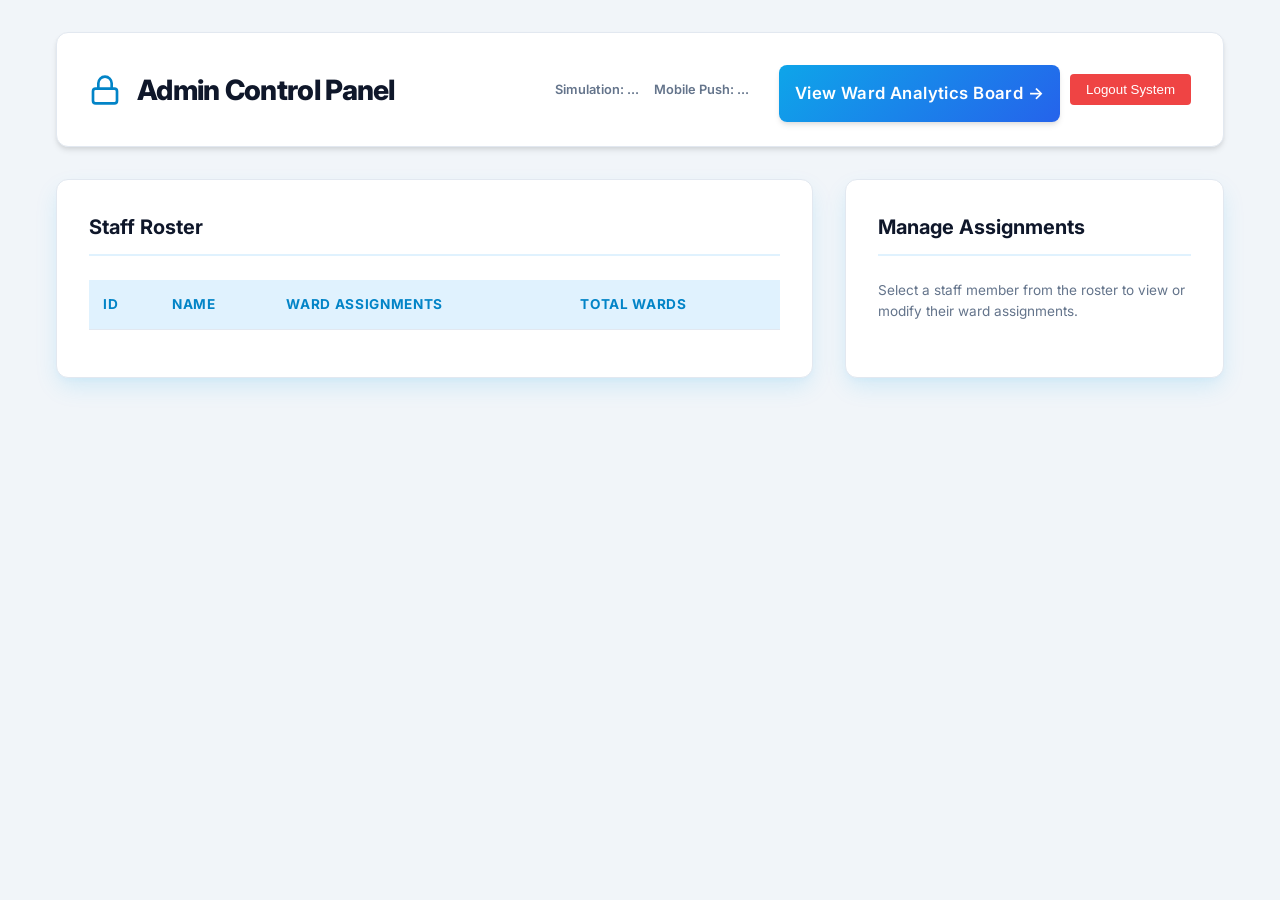
<file: frontend/admin-dashboard.html>
<!DOCTYPE html>
<html lang="en">

<head>
    <meta charset="UTF-8">
    <meta name="viewport" content="width=device-width, initial-scale=1.0">
    <title>Admin Dashboard - Staff Allocation</title>
    <link href="https://fonts.googleapis.com/css2?family=Inter:wght@400;500;600;700&display=swap" rel="stylesheet">
    <link rel="stylesheet" href="css/style.css">
    <style>

        body {
            background-color: var(--bg-color);
            align-items: flex-start;
            padding-top: 2rem;
            color: #1e293b;
        }

        .dashboard-container {
            width: 100%;
            max-width: 1200px;
            margin: 0 auto;
            padding: 0 1rem;
        }

        .dashboard-header {
            background-color: var(--surface-color);
            border-radius: 12px;
            padding: 1.5rem 2rem;
            display: flex;
            justify-content: space-between;
            align-items: center;
            box-shadow: var(--shadow-md);
            margin-bottom: 2rem;
            border: 1px solid var(--border-soft);
        }

        .header-title {
            display: flex;
            align-items: center;
            gap: 1rem;
            color: var(--primary-hover);
        }

        .header-title h1 {
            color: var(--text-main);
            font-size: 1.75rem;
            font-weight: 800;
            margin: 0;
            letter-spacing: -0.025em;
        }

        .dashboard-content {
            display: grid;
            grid-template-columns: 2fr 1fr;
            gap: 2rem;
        }

        .panel {
            background-color: var(--surface-color);
            border-radius: 12px;
            padding: 2rem;
            box-shadow: var(--shadow-lg);
            border: 1px solid var(--border-soft);
        }

        .panel h2 {
            margin-bottom: 1.5rem;
            font-size: 1.25rem;
            color: var(--text-main);
            border-bottom: 2px solid #e0f2fe;
            padding-bottom: 0.75rem;
            font-weight: 700;
        }

        table {
            width: 100%;
            border-collapse: collapse;
            font-size: 0.95rem;
        }

        th,
        td {
            padding: 14px;
            text-align: left;
            border-bottom: 1px solid var(--border-soft);
        }

        th {
            background-color: #e0f2fe;
            font-weight: 700;
            color: #0284c7;
            text-transform: uppercase;
            letter-spacing: 0.05em;
            font-size: 0.85rem;
        }

        tr {
            transition: all 0.2s ease;
        }

        tr:hover {
            background-color: #f0f9ff;
            cursor: pointer;
            transform: translateY(-1px);
        }

        .selected-row {
            background-color: #e0f2fe !important;
            border-left: 4px solid var(--primary-color);
        }

        .btn-logout {
            background-color: #ef4444;
            color: white;
            border: none;
            padding: 0.5rem 1rem;
            border-radius: 4px;
            font-weight: 500;
            cursor: pointer;
            transition: background-color 0.2s;
        }

        .btn-logout:hover {
            background-color: #b91c1c;
        }

        .allocation-form .form-group {
            margin-bottom: 1rem;
        }

        .allocation-form input {
            width: 100%;
        }

        .badge {
            background-color: #ecfdf5;
            color: #059669;
            padding: 4px 8px;
            border-radius: 4px;
            font-size: 0.75rem;
            font-weight: 600;
        }

        .badge.unassigned {
            background-color: #fef2f2;
            color: #dc2626;
        }

        .btn-danger {
            background-color: #fef2f2;
            color: #dc2626;
            border: 1px solid #fecaca;
            padding: 4px 8px;
            border-radius: 4px;
            font-size: 0.75rem;
            font-weight: 600;
            cursor: pointer;
            transition: all 0.2s;
        }
        .btn-danger:hover {
            background-color: #dc2626;
            color: white;
        }

        /* Responsive Alignments */
        @media (max-width: 900px) {
            .dashboard-content {
                grid-template-columns: 1fr;
            }
            .dashboard-header {
                flex-direction: column;
                align-items: stretch;
                gap: 1rem;
                padding: 1rem;
            }
            .dashboard-header > div {
                justify-content: flex-start;
                flex-wrap: wrap;
            }
        }
    </style>
</head>

<body>
    <div class="dashboard-container">
        <header class="dashboard-header">
            <div class="header-title">
                <svg width="32" height="32" viewBox="0 0 24 24" fill="none" stroke="currentColor" stroke-width="2"
                    stroke-linecap="round" stroke-linejoin="round">
                    <rect x="3" y="11" width="18" height="11" rx="2" ry="2"></rect>
                    <path d="M7 11V7a5 5 0 0 1 10 0v4"></path>
                </svg>
                <h1>Admin Control Panel</h1>
            </div>
            <div style="display: flex; gap: 10px; align-items: center;">
                <div id="systemHealth" style="display: flex; gap: 15px; margin-right: 20px; font-size: 0.8rem; font-weight: 600;">
                    <span id="simStatus" style="color: #64748b;">Simulation: ...</span>
                    <span id="pushStatus" style="color: #64748b;">Mobile Push: ...</span>
                </div>
                <a href="ward-dashboard.html" class="btn-primary" style="display: inline-block; text-decoration: none;">View Ward Analytics Board →</a>
                <button id="logoutBtn" class="btn-logout">Logout System</button>
            </div>
        </header>

        <script>
            async function checkSystemHealth() {
                try {
                    const apiBase = window.location.hostname.includes('onrender.com') ? '' : 'https://final-project-jjw5.onrender.com';
                    const res = await fetch(`${apiBase}/api/admin/status`);
                    const data = await res.json();
                    
                    const simSpan = document.getElementById('simStatus');
                    const pushSpan = document.getElementById('pushStatus');
                    
                    simSpan.textContent = `Simulation: ✅ ${data.simulation}`;
                    simSpan.style.color = '#059669';
                    
                    if (data.pushover_configured) {
                        pushSpan.textContent = 'Mobile Push: ✅ Configured';
                        pushSpan.style.color = '#059669';
                    } else {
                        pushSpan.textContent = 'Mobile Push: ❌ Missing Keys';
                        pushSpan.style.color = '#dc2626';
                    }
                } catch (e) {
                    console.error("Health check failed", e);
                }
            }
            checkSystemHealth();
            setInterval(checkSystemHealth, 30000); // Check every 30s
        </script>

        <main class="dashboard-content">
            <!-- Staff List Panel -->
            <div class="panel">
                <h2>Staff Roster</h2>
                <div style="overflow-x: auto;">
                    <table id="staffTable">
                        <thead>
                            <tr>
                                <th>ID</th>
                                <th>Name</th>
                                <th>Ward Assignments</th>
                                <th>Total Wards</th>
                            </tr>
                        </thead>
                        <tbody>
                            <!-- Populated via JS -->
                        </tbody>
                    </table>
                </div>
            </div>

            <!-- Staff Details & Allocation Panel -->
            <div class="panel">
                <h2>Manage Assignments</h2>

                <div id="allocationMessage" style="margin-bottom: 1rem; padding: 0.5rem; display: none; border-radius: 4px; font-size: 0.85rem; font-weight: 500; text-align: center;"></div>

                <div id="staffSelectPrompt" style="color: #64748b; font-size: 0.85rem; margin-bottom: 1.5rem;">
                    Select a staff member from the roster to view or modify their ward assignments.
                </div>

                <div id="staffDetailsContent" style="display: none;">
                    <div style="margin-bottom: 1.5rem; padding-bottom: 1rem; border-bottom: 1px dashed #e2e8f0;">
                        <h3 id="detailName" style="margin: 0 0 0.5rem 0; font-size: 1.1rem; color: #1e293b;">Name</h3>
                        <p style="margin: 0; color: #64748b; font-size: 0.9rem;">Staff ID: <span id="detailId" style="font-weight: 600;"></span></p>
                    </div>

                    <h4 style="margin: 0 0 1rem 0; font-size: 0.95rem; color: #334155;">Current Allocations</h4>
                    <ul id="allocationList" style="list-style: none; padding: 0; margin: 0 0 2rem 0;">
                        <!-- dynamic list of allocations -->
                    </ul>

                    <h4 style="margin: 0 0 1rem 0; font-size: 0.95rem; color: #334155;">Add New Assignment</h4>
                    <form id="allocationForm" class="allocation-form">
                        <input type="hidden" id="staffId">

                        <div class="form-group">
                            <label for="ward_number" style="font-size: 0.85rem; color: #64748b;">Ward Selection</label>
                            <select id="ward_number" required style="width: 100%; padding: 0.75rem; border: 1px solid #d1d5db; border-radius: 6px;">
                                <option value="" disabled selected>Select Ward</option>
                                <option value="Ward A">Ward A</option>
                                <option value="Ward B">Ward B</option>
                            </select>
                        </div>

                        <div class="form-group">
                            <label for="bed_number" style="font-size: 0.85rem; color: #64748b;">Bed Selection</label>
                            <select id="bed_number" required disabled style="width: 100%; padding: 0.75rem; border: 1px solid #d1d5db; border-radius: 6px;">
                                <option value="" disabled selected>Select Bed</option>
                            </select>
                        </div>

                        <button type="submit" class="btn-primary" id="allocateBtn" style="width: 100%;">Assign to Ward</button>
                    </form>
                </div>
            </div>
        </main>
    </div>

    <script>
        const logoutBtn = document.getElementById('logoutBtn');
        const staffTableBody = document.querySelector('#staffTable tbody');
        const allocationForm = document.getElementById('allocationForm');
        const staffIdInput = document.getElementById('staffId');
        const detailName = document.getElementById('detailName');
        const detailId = document.getElementById('detailId');
        
        const staffSelectPrompt = document.getElementById('staffSelectPrompt');
        const staffDetailsContent = document.getElementById('staffDetailsContent');
        const allocationList = document.getElementById('allocationList');

        const wardInput = document.getElementById('ward_number');
        const bedInput = document.getElementById('bed_number');
        const allocateBtn = document.getElementById('allocateBtn');

        wardInput.addEventListener('change', () => {
            const ward = wardInput.value;
            bedInput.innerHTML = '<option value="" disabled selected>Select Bed</option>';
            if (ward === 'Ward A' || ward === 'Ward B') {
                const prefix = ward === 'Ward A' ? 'A' : 'B';
                for (let i = 1; i <= 10; i++) {
                    const opt = document.createElement('option');
                    opt.value = prefix + i;
                    opt.text = prefix + i;
                    bedInput.appendChild(opt);
                }
                bedInput.disabled = false;
                allocateBtn.disabled = false;
            } else {
                bedInput.disabled = true;
                allocateBtn.disabled = true;
            }
        });
        const msgBox = document.getElementById('allocationMessage');

        let allStaffData = [];

        // Logout
        logoutBtn.addEventListener('click', () => {
            localStorage.removeItem('nurse');
            window.location.href = 'admin-login.html';
        });

        // Remove Staff (Prompt)
        document.getElementById('navRemoveStaffBtn').addEventListener('click', async () => {
            const staffIdStr = prompt('Enter the numeric Staff ID to completely remove from database:');
            if (!staffIdStr) return;
            
            const id = parseInt(staffIdStr, 10);
            if (isNaN(id)) return alert('Invalid ID format');

            if (!confirm(`Are you sure you want to permanently delete Staff ID: ${id}?`)) return;

            try {
                const response = await fetch(`https://final-project-jjw5.onrender.com/api/admin/staff/${id}`, { method: 'DELETE' });
                const data = await response.json();
                if (data.success) {
                    staffSelectPrompt.style.display = 'block';
                    staffDetailsContent.style.display = 'none';
                    loadStaff();
                    alert(`Staff ID ${id} deleted successfully.`);
                } else {
                    alert(data.message);
                }
            } catch (err) { alert('Error deleting staff'); }
        });

        // Delete Allocation
        async function deleteAllocation(allocId) {
            if (!confirm('Remove this ward assignment?')) return;
            try {
                const response = await fetch(`https://final-project-jjw5.onrender.com/api/admin/allocate/${allocId}`, { method: 'DELETE' });
                const data = await response.json();
                if (data.success) {
                    loadStaff(); // Reload table and UI
                } else {
                    alert(data.message);
                }
            } catch (err) { alert('Error removing allocation'); }
        }

        // Apply Selection to Panel
        function selectStaffRow(staffId) {
            const staff = allStaffData.find(s => s.id === staffId);
            if (!staff) return;

            document.querySelectorAll('#staffTable tr').forEach(r => r.classList.remove('selected-row'));
            const row = document.getElementById(`row-${staffId}`);
            if(row) row.classList.add('selected-row');

            // Switch views
            staffSelectPrompt.style.display = 'none';
            staffDetailsContent.style.display = 'block';
            msgBox.style.display = 'none';

            detailName.textContent = staff.name;
            detailId.textContent = staff.id;
            staffIdInput.value = staff.id;

            // Render Allocations
            allocationList.innerHTML = '';
            if (staff.allocations.length === 0) {
                allocationList.innerHTML = '<li style="color: #64748b; font-size: 0.9rem; font-style: italic;">No wards currently assigned.</li>';
            } else {
                staff.allocations.forEach(alloc => {
                    const li = document.createElement('li');
                    li.style.cssText = 'display: flex; justify-content: space-between; align-items: center; padding: 0.75rem; background-color: #f8fafc; border: 1px solid #e2e8f0; border-radius: 6px; margin-bottom: 0.5rem;';
                    li.innerHTML = `
                        <div>
                            <span class="badge" style="margin-right: 8px;">Ward: ${alloc.ward_number}</span> 
                            <span class="badge" style="background-color: #e0e7ff; color: #3730a3;">Bed: ${alloc.bed_number}</span>
                        </div>
                        <button onclick="deleteAllocation(${alloc.id})" class="btn-danger" style="margin: 0; padding: 2px 6px; font-size: 0.7rem;">Remove</button>
                    `;
                    allocationList.appendChild(li);
                });
            }

            // Reset inputs
            wardInput.selectedIndex = 0;
            bedInput.innerHTML = '<option value="" disabled selected>Select Bed</option>';
            bedInput.disabled = true;
            allocateBtn.disabled = true;
        }

        // Load Staff
        async function loadStaff() {
            try {
                const response = await fetch('https://final-project-jjw5.onrender.com/api/admin/staff');
                const data = await response.json();

                staffTableBody.innerHTML = '';

                if (data.success && data.staff.length > 0) {
                    allStaffData = data.staff;
                    data.staff.forEach(staff => {
                        const tr = document.createElement('tr');
                        tr.id = `row-${staff.id}`;

                        // Build badges HTML
                        let badgesHtml = '';
                        if (staff.allocations.length === 0) {
                            badgesHtml = '<span class="badge unassigned">Unassigned</span>';
                        } else {
                            staff.allocations.forEach(alloc => {
                                badgesHtml += `<span class="badge" style="margin: 2px;">${alloc.ward_number} (${alloc.bed_number})</span><br>`;
                            });
                        }

                        tr.innerHTML = `
                            <td>${staff.id}</td>
                            <td><strong>${staff.name}</strong></td>
                            <td>${badgesHtml}</td>
                            <td><strong style="color: var(--primary-color);">${staff.allocations.length}</strong> assigned</td>
                        `;

                        tr.addEventListener('click', () => selectStaffRow(staff.id));
                        staffTableBody.appendChild(tr);
                    });

                    // Re-select if someone is already chosen
                    if (staffIdInput.value) {
                        selectStaffRow(parseInt(staffIdInput.value));
                    }
                } else {
                    staffTableBody.innerHTML = '<tr><td colspan="4" style="text-align:center;">No staff records found.</td></tr>';
                }
            } catch (err) {
                console.error("Failed to load staff", err);
            }
        }

        // Handle Allocation Submission
        allocationForm.addEventListener('submit', async (e) => {
            e.preventDefault();

            const staffId = staffIdInput.value;
            const ward_number = wardInput.value.trim();
            const bed_number = bedInput.value.trim();

            if (!staffId || !ward_number || !bed_number) return;

            allocateBtn.textContent = 'Assigning...';
            allocateBtn.disabled = true;

            try {
                const response = await fetch('https://final-project-jjw5.onrender.com/api/admin/allocate', {
                    method: 'POST',
                    headers: { 'Content-Type': 'application/json' },
                    body: JSON.stringify({ staffId, ward_number, bed_number })
                });

                const data = await response.json();

                if (response.ok && data.success) {
                    showMessage('Assignment added successfully!', true);
                    wardInput.value = '';
                    bedInput.value = '';
                    loadStaff(); // Reload the table to reflect changes
                } else {
                    showMessage(data.message || 'Error saving assignment', false);
                }
            } catch (err) {
                showMessage('Network error occurred.', false);
            } finally {
                allocateBtn.textContent = 'Assign to Ward';
                allocateBtn.disabled = false;
            }
        });

        function showMessage(msg, isSuccess) {
            msgBox.textContent = msg;
            msgBox.style.display = 'block';
            msgBox.style.backgroundColor = isSuccess ? '#d1fae5' : '#fee2e2';
            msgBox.style.color = isSuccess ? '#059669' : '#dc2626';
            msgBox.style.border = `1px solid ${isSuccess ? '#a7f3d0' : '#fecaca'}`;
            setTimeout(() => { msgBox.style.display = 'none'; }, 3000);
        }

        // Init
        loadStaff();
    </script>
    <!-- Shared Notification Engine -->
    <script src="js/notifications.js"></script>
</body>

</html>
</file>
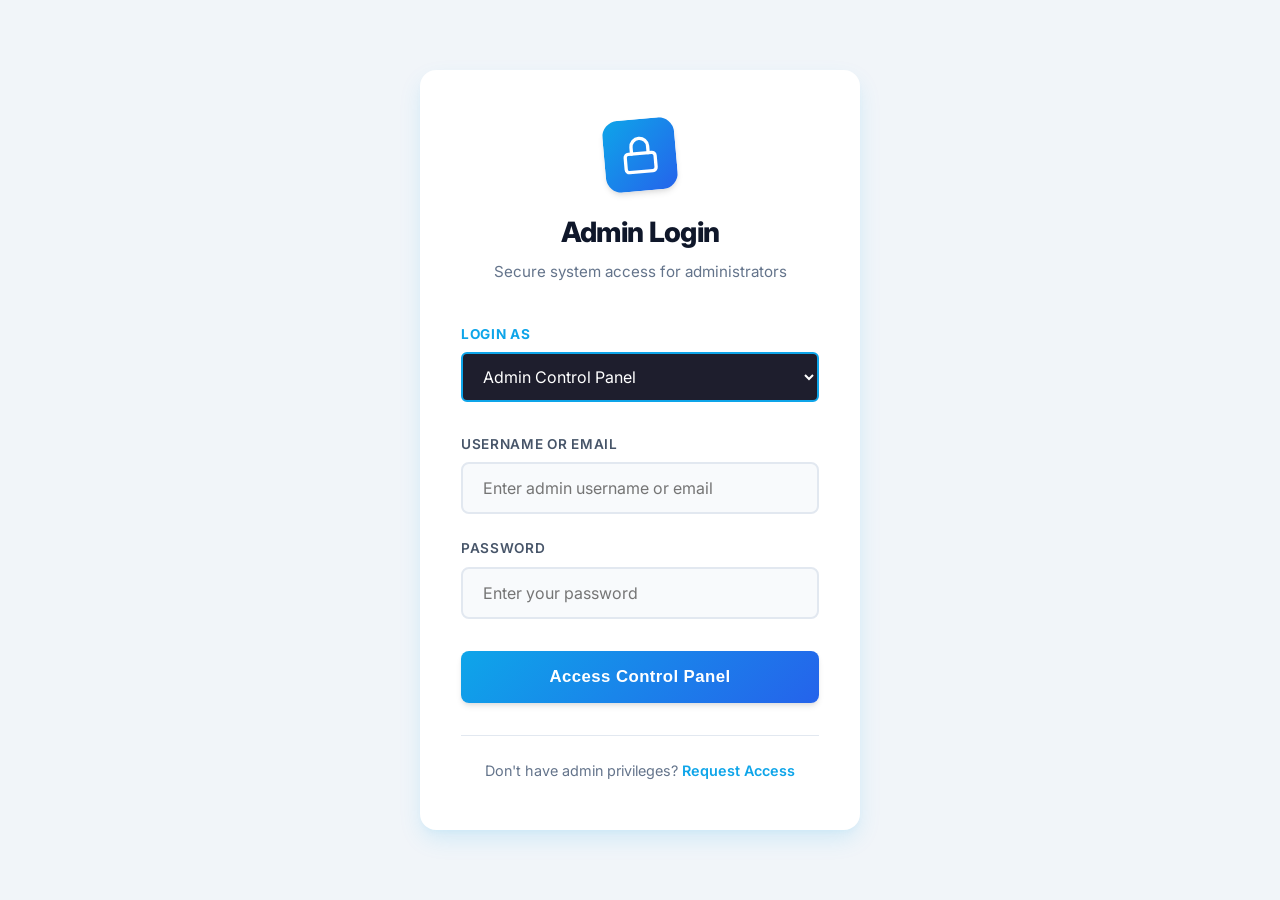
<file: frontend/admin-login.html>
<!DOCTYPE html>
<html lang="en">

<head>
    <meta charset="UTF-8">
    <meta name="viewport" content="width=device-width, initial-scale=1.0">
    <title>System Administration - Login</title>
    <link href="https://fonts.googleapis.com/css2?family=Inter:wght@400;500;600;700&display=swap" rel="stylesheet">
    <link rel="stylesheet" href="css/style.css">
    <style>

        body {
            background-color: var(--bg-color);
        }

        .hospital-logo {
            background-color: rgba(79, 70, 229, 0.1);
        }
    </style>
</head>

<body>
    <div class="login-container">
        <div class="login-header">
            <div class="hospital-logo">
                <svg width="40" height="40" viewBox="0 0 24 24" fill="none" stroke="currentColor" stroke-width="2"
                    stroke-linecap="round" stroke-linejoin="round">
                    <rect x="3" y="11" width="18" height="11" rx="2" ry="2"></rect>
                    <path d="M7 11V7a5 5 0 0 1 10 0v4"></path>
                </svg>
            </div>
            <h2>Admin Login</h2>
            <p>Secure system access for administrators</p>
        </div>

        <form id="loginForm" class="login-form">
            <div id="errorMessage" class="error-message" style="display: none;"></div>

            <div class="form-group" style="margin-bottom: 0.5rem;">
                <label for="role" style="font-weight: 700; color: var(--primary-color);">Login As</label>
                <select id="role" name="role" style="padding: 0.75rem 1rem; border: 2px solid var(--primary-color); border-radius: 6px; font-size: 1rem; font-family: inherit; background-color: #1e1e2d; color: white;" required>
                    <option value="staff">Staff Portal</option>
                    <option value="admin" selected>Admin Control Panel</option>
                </select>
            </div>

            <div class="form-group">
                <label for="username">Username or Email</label>
                <input type="text" id="username" name="username" placeholder="Enter admin username or email" required
                    autocomplete="username">
            </div>

            <div class="form-group">
                <label for="password">Password</label>
                <input type="password" id="password" name="password" placeholder="Enter your password" required
                    autocomplete="current-password">
            </div>

            <button type="submit" class="btn-primary" id="loginBtn">Access Control Panel</button>
        </form>

        <div class="login-footer">
            <p>Don't have admin privileges? <a href="admin-register.html"
                    style="color: var(--primary-color); text-decoration: none; font-weight: 600;">Request Access</a></p>
        </div>
    </div>

    <script>
        const loginForm = document.getElementById('loginForm');
        const errorMessage = document.getElementById('errorMessage');
        const loginBtn = document.getElementById('loginBtn');
        const roleSelect = document.getElementById('role');

        roleSelect.addEventListener('change', (e) => {
            if (e.target.value === 'staff') {
                window.location.href = 'login.html';
            }
        });

        const urlParams = new URLSearchParams(window.location.search);
        if (urlParams.has('error')) {
            showError(urlParams.get('error'));
        }

        loginForm.addEventListener('submit', async (e) => {
            e.preventDefault();

            const username = document.getElementById('username').value.trim();
            const password = document.getElementById('password').value;

            if (!username || !password) return showError('Please fill in both fields.');

            errorMessage.style.display = 'none';
            loginBtn.textContent = 'Authenticating...';
            loginBtn.disabled = true;

            try {
                const apiBase = window.location.hostname.includes('onrender.com') ? '' : 'https://final-project-jjw5.onrender.com';
                const response = await fetch(`${apiBase}/api/login`, {
                    method: 'POST',
                    headers: { 'Content-Type': 'application/json' },
                    body: JSON.stringify({ username, password })
                });

                const data = await response.json();

                if (response.ok && data.success) {
                    localStorage.setItem('nurse', JSON.stringify(data.nurse));
                    window.location.href = data.redirect;
                } else {
                    showError(data.message || data.error || 'Login failed.');
                    loginBtn.textContent = 'Access Control Panel';
                    loginBtn.disabled = false;
                }
            } catch (error) {
                showError('A network error occurred.');
                loginBtn.textContent = 'Access Control Panel';
                loginBtn.disabled = false;
            }
        });

        function showError(message) {
            errorMessage.textContent = message;
            errorMessage.style.display = 'block';
        }
    </script>
</body>

</html>
</file>
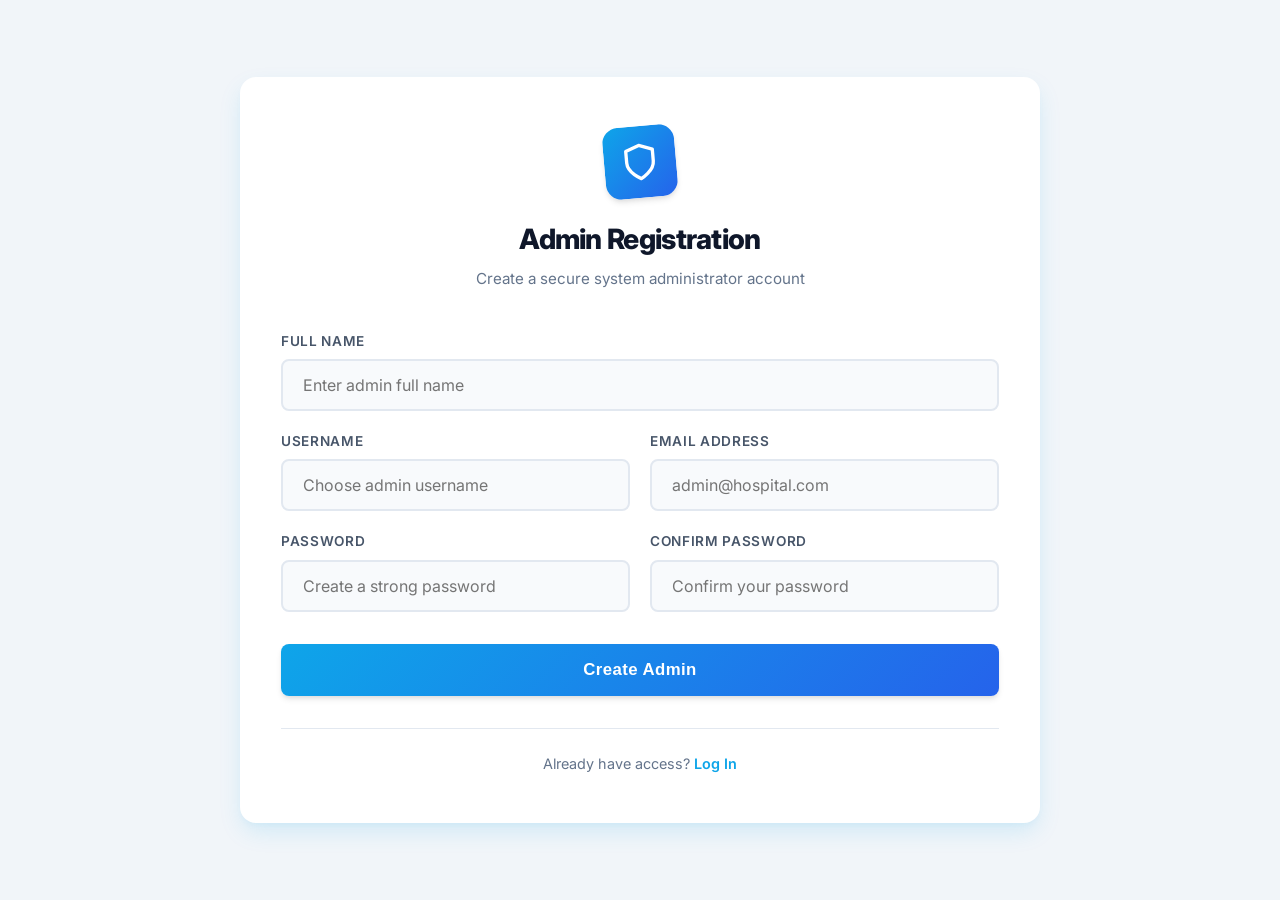
<file: frontend/admin-register.html>
<!DOCTYPE html>
<html lang="en">
<head>
    <meta charset="UTF-8">
    <meta name="viewport" content="width=device-width, initial-scale=1.0">
    <title>System Administration - Register</title>
    <link href="https://fonts.googleapis.com/css2?family=Inter:wght@400;500;600;700&display=swap" rel="stylesheet">
    <link rel="stylesheet" href="css/style.css">
    <style>
        body { 
            background-color: var(--bg-color); 
        }
        .hospital-logo {
            background-color: rgba(79, 70, 229, 0.1);
        }
    </style>
</head>
<body>
    <div class="login-container" style="max-width: 800px;">
        <div class="login-header">
            <div class="hospital-logo">
                <svg width="40" height="40" viewBox="0 0 24 24" fill="none" stroke="currentColor" stroke-width="2" stroke-linecap="round" stroke-linejoin="round">
                    <path d="M12 22s8-4 8-10V5l-8-3-8 3v7c0 6 8 10 8 10z"></path>
                </svg>
            </div>
            <h2>Admin Registration</h2>
            <p>Create a secure system administrator account</p>
        </div>

        <form id="registerForm" class="login-form">
            <div id="errorMessage" class="error-message" style="display: none;"></div>
            <div id="successMessage" class="success-message" style="display: none; background-color: #e0e7ff; color: #3730a3; padding: 0.75rem; border-radius: 6px; font-size: 0.875rem; text-align: center; border: 1px solid #c7d2fe;"></div>

            <div style="display: grid; grid-template-columns: repeat(auto-fit, minmax(300px, 1fr)); gap: 1.25rem;">
                <div class="form-group" style="grid-column: 1 / -1;">
                    <label for="name">Full Name</label>
                    <input type="text" id="name" name="name" placeholder="Enter admin full name" required>
                </div>

                <div class="form-group">
                    <label for="username">Username</label>
                    <input type="text" id="username" name="username" placeholder="Choose admin username" required autocomplete="username">
                </div>

                <div class="form-group">
                    <label for="email">Email Address</label>
                    <input type="email" id="email" name="email" placeholder="admin@hospital.com" required autocomplete="email">
                </div>

                <div class="form-group">
                    <label for="password">Password</label>
                    <input type="password" id="password" name="password" placeholder="Create a strong password" required autocomplete="new-password">
                </div>

                <div class="form-group">
                    <label for="confirmPassword">Confirm Password</label>
                    <input type="password" id="confirmPassword" name="confirmPassword" placeholder="Confirm your password" required autocomplete="new-password">
                </div>
            </div>

            <button type="submit" class="btn-primary" id="registerBtn" style="margin-top: 0.5rem;">Create Admin</button>
        </form>
        
        <div class="login-footer">
            <p>Already have access? <a href="admin-login.html" style="color: var(--primary-color); text-decoration: none; font-weight: 600;">Log In</a></p>
        </div>
    </div>

    <script>
        const registerForm = document.getElementById('registerForm');
        const errorMessage = document.getElementById('errorMessage');
        const successMessage = document.getElementById('successMessage');
        const registerBtn = document.getElementById('registerBtn');

        registerForm.addEventListener('submit', async (e) => {
            e.preventDefault();
            
            const name = document.getElementById('name').value.trim();
            const username = document.getElementById('username').value.trim();
            const email = document.getElementById('email').value.trim();
            const password = document.getElementById('password').value;
            const confirmPassword = document.getElementById('confirmPassword').value;

            if (!name || !username || !email || !password || !confirmPassword) return showError('All fields are required.');
            
            if (password !== confirmPassword) return showError('Passwords do not match.');

            errorMessage.style.display = 'none';
            successMessage.style.display = 'none';
            registerBtn.textContent = 'Registering...';
            registerBtn.disabled = true;

            try {
                const response = await fetch('http://localhost:5000/api/admin/register', {
                    method: 'POST',
                    headers: { 'Content-Type': 'application/json' },
                    body: JSON.stringify({ name, username, email, password })
                });

                const data = await response.json();

                if (response.ok && data.success) {
                    successMessage.textContent = 'Admin created! Redirecting to login...';
                    successMessage.style.display = 'block';
                    setTimeout(() => window.location.href = data.redirect, 2000);
                } else {
                    showError(data.message || 'Registration failed.');
                    registerBtn.textContent = 'Create Admin';
                    registerBtn.disabled = false;
                }
            } catch (error) {
                showError('A network error occurred.');
                registerBtn.textContent = 'Create Admin';
                registerBtn.disabled = false;
            }
        });

        function showError(message) {
            errorMessage.textContent = message;
            errorMessage.style.display = 'block';
            successMessage.style.display = 'none';
        }
    </script>
</body>
</html>
</file>
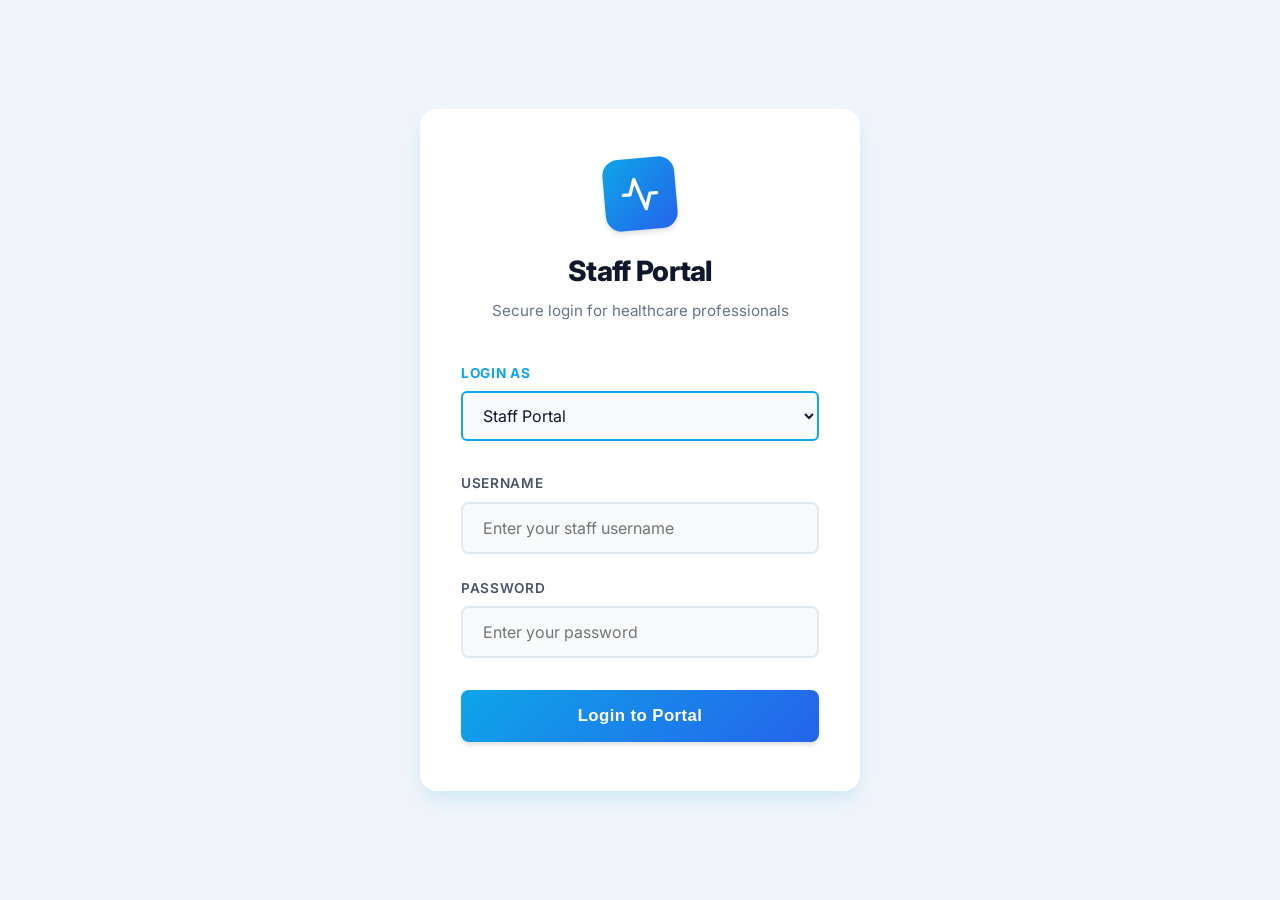
<file: frontend/dashboard.html>
<!DOCTYPE html>
<html lang="en">
<head>
    <meta charset="UTF-8">
    <meta name="viewport" content="width=device-width, initial-scale=1.0">
    <title>Hospital Staff Portal - Dashboard</title>
    <link href="https://fonts.googleapis.com/css2?family=Inter:wght@400;500;600;700&display=swap" rel="stylesheet">
    <link rel="stylesheet" href="css/style.css">
    <style>
        body { background-color: #f3f4f6; align-items: flex-start; padding-top: 2rem; }
        .dashboard-container { width: 100%; max-width: 1200px; margin: 0 auto; padding: 0 1rem; }
        .dashboard-header { background-color: var(--surface-color); border-radius: 12px; padding: 1.5rem 2rem; display: flex; justify-content: space-between; align-items: center; box-shadow: var(--shadow-md); margin-bottom: 2rem; border: 1px solid var(--border-soft); }
        .header-title { display: flex; align-items: center; gap: 1rem; color: var(--primary-color); }
        .header-title h1 { color: var(--text-main); font-size: 1.75rem; margin: 0; font-weight: 800; }
        .dashboard-content { background-color: var(--surface-color); border-radius: 12px; padding: 3rem; text-align: center; box-shadow: var(--shadow-lg); border: 1px solid var(--border-soft); }
        .dashboard-content h2 { color: var(--text-main); margin-bottom: 1rem; font-weight: 800; }
        .btn-logout { background-color: #ef4444; color: white; border: none; padding: 0.5rem 1rem; border-radius: 4px; font-weight: 500; cursor: pointer; transition: background-color 0.2s; }
        .btn-logout:hover { background-color: #b91c1c; }
        
        #notificationToast {
            position: fixed; top: 20px; right: 20px; background-color: #ef4444; color: white;
            padding: 1rem; border-radius: 8px; box-shadow: 0 10px 15px -3px rgba(0,0,0,0.1);
            display: none; z-index: 50; max-width: 350px; border-left: 5px solid #7f1d1d;
            animation: slideIn 0.3s ease-out;
        }
        @keyframes slideIn { from { transform: translateX(100%); } to { transform: translateX(0); } }
        
        .bed-link {
            display: flex; justify-content: space-between; align-items: center; padding: 1rem; 
            background-color: white; border: 1px solid #e2e8f0; border-radius: 8px; 
            border-left: 4px solid var(--primary-color); margin-bottom: 0.75rem;
            text-decoration: none; color: #1e293b; transition: all 0.2s;
        }
        .bed-link:hover { transform: translateY(-2px); box-shadow: var(--shadow-sm); border-left-color: #4338ca; }
    </style>
</head>
<body>
    <div id="notificationToast">
        <h4 style="margin:0 0 0.25rem 0; font-weight: 700;">⚠️ URGENT PATIENT ANOMALY</h4>
        <p id="notificationText" style="margin:0; font-size: 0.9rem; line-height: 1.4;"></p>
    </div>

    <div class="dashboard-container">
        <header class="dashboard-header">
            <div class="header-title">
                <svg width="32" height="32" viewBox="0 0 24 24" fill="none" stroke="currentColor" stroke-width="2" stroke-linecap="round" stroke-linejoin="round"><path d="M22 12h-4l-3 9L9 3l-3 9H2"></path></svg>
                <h1>Staff Portal</h1>
            </div>
            <div>
                <button id="logoutBtn" class="btn-logout">Logout</button>
            </div>
        </header>

        <main class="dashboard-content">
            <h2 id="welcomeText">Welcome...</h2>
            <p>Your current bed assignments and patient responsibilities are listed below. Click to view detailed patient reports.</p>
            
            <div id="allocationBox" style="margin-top: 2rem; padding: 2rem; background-color: #f8fafc; border: 1px solid #e2e8f0; border-radius: 12px; text-align: left; display: inline-block; min-width: 400px; box-shadow: var(--shadow-sm);">
                <p style="margin-bottom: 1rem; color: #64748b; font-size: 0.95rem; font-weight: 700; text-transform: uppercase;">Assigned Wards & Beds</p>
                <div id="allocationsContainer" style="display: flex; flex-direction: column; gap: 0.5rem;">
                    <!-- Multiple allocations rendered here -->
                </div>
            </div>
        </main>
    </div>

    <script>
        const logoutBtn = document.getElementById('logoutBtn');
        let currentNurseId = null;

        async function loadProfile() {
            try {
                const nurseStr = localStorage.getItem('nurse');
                if (!nurseStr) return window.location.href = 'login.html';
                
                const cachedNurse = JSON.parse(nurseStr);
                currentNurseId = cachedNurse.id;
                
                const response = await fetch(`https://final-project-jjw5.onrender.com/api/staff/${cachedNurse.id}`);
                const data = await response.json();
                
                if (data.success) {
                    const profile = data.data;
                    document.getElementById('welcomeText').textContent = `Welcome, ${profile.name}`;
                    const container = document.getElementById('allocationsContainer');
                    
                    if (!profile.allocations || profile.allocations.length === 0) {
                        container.innerHTML = '<span style="color:#ef4444; font-weight:600;">You are currently unassigned. Please contact admin.</span>';
                    } else {
                        container.innerHTML = profile.allocations.map(a => `
                            <a href="patient-report.html?ward=${a.ward_number}&bed=${a.bed_number}" class="bed-link">
                                <div>
                                    <strong style="color:var(--primary-color);">${a.ward_number}</strong>
                                    <span style="color: #cbd5e1; margin: 0 0.5rem;">|</span>
                                    <span>Bed: <strong>${a.bed_number}</strong></span>
                                </div>
                                <span style="font-size:0.85rem; background-color:#e0e7ff; color:#3730a3; padding: 2px 8px; border-radius:12px; font-weight:600;">View Report →</span>
                            </a>
                        `).join('');
                    }
                }
            } catch (error) {
                console.error('Failed to load profile', error);
            }
        }

        logoutBtn.addEventListener('click', () => {
            localStorage.removeItem('nurse');
            window.location.href = 'login.html';
        });

        // Push Notifications Engine (Polling Simulation)
        let lastNotificationStr = '';
        async function fetchNotifications() {
            if (!currentNurseId) return;
            try {
                const res = await fetch(`https://final-project-jjw5.onrender.com/api/notifications/${currentNurseId}`);
                const data = await res.json();
                
                if (data.success && data.notifications.length > 0) {
                    // Just take the latest
                    const latest = data.notifications[0];
                    const repStr = JSON.stringify(latest);
                    if (repStr !== lastNotificationStr) {
                        lastNotificationStr = repStr;
                        // Trigger toast
                        const toast = document.getElementById('notificationToast');
                        document.getElementById('notificationText').innerHTML = 
                            `<strong>${latest.patient_name}</strong> in ${latest.ward} ${latest.bed}<br/>${latest.message}`;
                        toast.style.display = 'block';
                        
                        setTimeout(() => { toast.style.display = 'none'; }, 8000);
                    }
                }
            } catch (e) {}
        }

        loadProfile().then(() => {
            setInterval(fetchNotifications, 3000); // Check every 3 seconds for anomalies
            setInterval(loadProfile, 5000); // Refresh assignments every 5 seconds
        });
    </script>
</body>
</html>
</file>
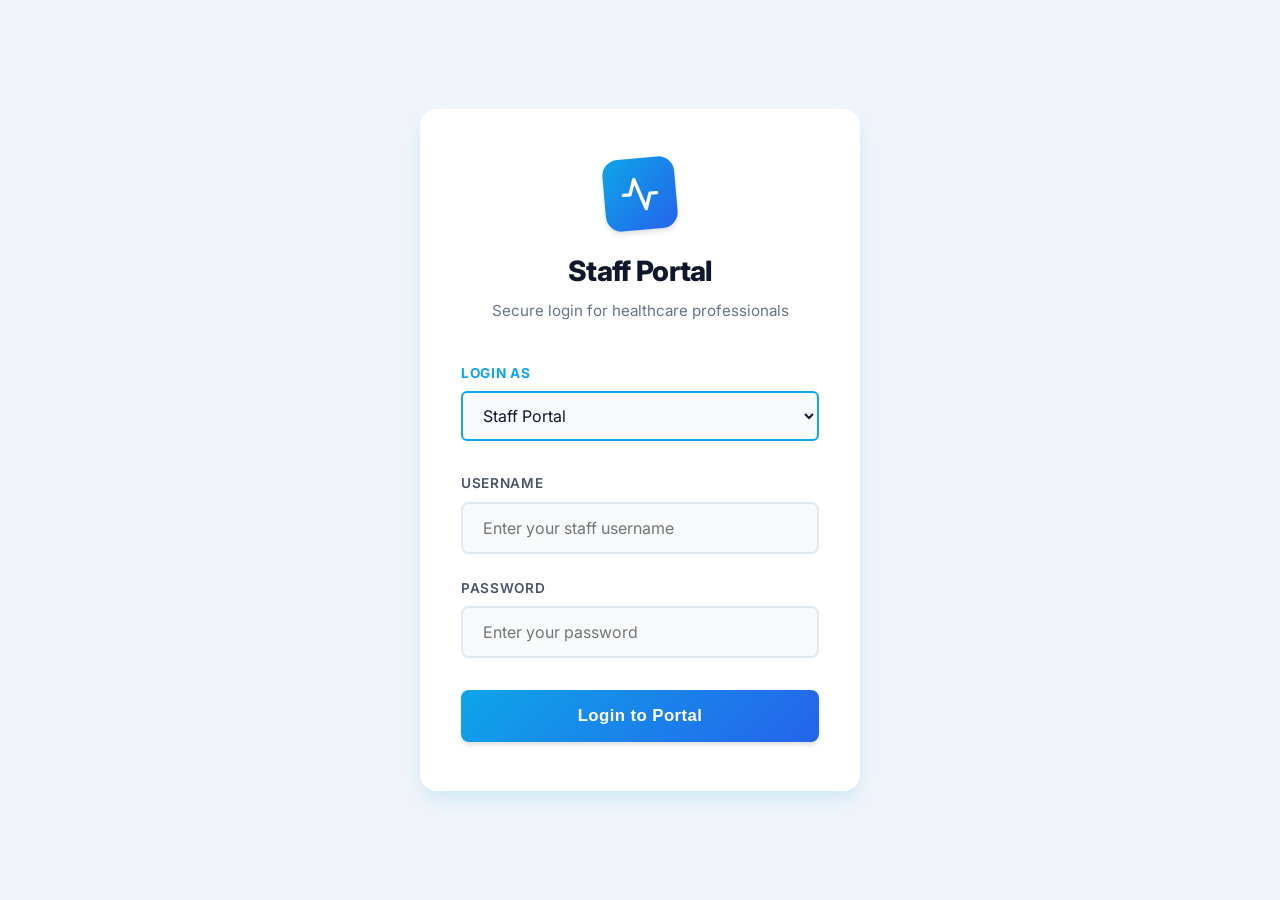
<file: frontend/login.html>
<!DOCTYPE html>
<html lang="en">

<head>
    <meta charset="UTF-8">
    <meta name="viewport" content="width=device-width, initial-scale=1.0">
    <title>Hospital Staff Portal - Login</title>
    <!-- Include Google Font -->
    <link href="https://fonts.googleapis.com/css2?family=Inter:wght@400;500;600;700&display=swap" rel="stylesheet">
    <link rel="stylesheet" href="css/style.css">
</head>

<body>
    <div class="login-container">
        <div class="login-header">
            <div class="hospital-logo">
                <svg width="40" height="40" viewBox="0 0 24 24" fill="none" stroke="currentColor" stroke-width="2"
                    stroke-linecap="round" stroke-linejoin="round">
                    <path d="M22 12h-4l-3 9L9 3l-3 9H2"></path>
                </svg>
            </div>
            <h2>Staff Portal</h2>
            <p>Secure login for healthcare professionals</p>
        </div>

        <form id="loginForm" class="login-form">
            <!-- Error message container (hidden by default) -->
            <div id="errorMessage" class="error-message" style="display: none;"></div>

            <div class="form-group" style="margin-bottom: 0.5rem;">
                <label for="role" style="font-weight: 700; color: var(--primary-color);">Login As</label>
                <select id="role" name="role" style="padding: 0.75rem 1rem; border: 2px solid var(--primary-color); border-radius: 6px; font-size: 1rem; font-family: inherit; background-color: #f8fafc;" required>
                    <option value="staff" selected>Staff Portal</option>
                    <option value="admin">Admin Control Panel</option>
                </select>
            </div>

            <div class="form-group">
                <label for="username">Username</label>
                <input type="text" id="username" name="username" placeholder="Enter your staff username" required
                    autocomplete="username">
            </div>

            <div class="form-group">
                <label for="password">Password</label>
                <input type="password" id="password" name="password" placeholder="Enter your password" required
                    autocomplete="current-password">
            </div>

            <button type="submit" class="btn-primary" id="loginBtn">Login to Portal</button>
        </form>
    </div>

    <script>
        const loginForm = document.getElementById('loginForm');
        const errorMessage = document.getElementById('errorMessage');
        const loginBtn = document.getElementById('loginBtn');
        const roleSelect = document.getElementById('role');

        roleSelect.addEventListener('change', (e) => {
            if (e.target.value === 'admin') {
                window.location.href = 'admin-login.html';
            }
        });

        // Check if there was an error in the query parameters (e.g., from server redirect)
        const urlParams = new URLSearchParams(window.location.search);
        if (urlParams.has('error')) {
            showError(urlParams.get('error'));
        }

        loginForm.addEventListener('submit', async (e) => {
            e.preventDefault();

            const username = document.getElementById('username').value.trim();
            const password = document.getElementById('password').value;

            // Basic client-side validation
            if (!username || !password) {
                showError('Please fill in both fields.');
                return;
            }

            // Hide previous errors and show loading state
            errorMessage.style.display = 'none';
            loginBtn.textContent = 'Authenticating...';
            loginBtn.disabled = true;

            try {
                // Send AJAX request to our API endpoint
                const apiBase = window.location.hostname.includes('onrender.com') ? '' : 'https://final-project-jjw5.onrender.com';
                const response = await fetch(`${apiBase}/api/login`, {
                    method: 'POST',
                    headers: { 'Content-Type': 'application/json' },
                    body: JSON.stringify({ username, password })
                });

                const data = await response.json();

                if (response.ok) {
                    // Successful login! Save nurse profile to local storage and redirect
                    localStorage.setItem('nurse', JSON.stringify(data.nurse));
                    window.location.href = 'dashboard.html';
                } else {
                    // Login failed (e.g. bad password)
                    showError(data.error || 'Login failed. Please try again.');
                    loginBtn.textContent = 'Login to Portal';
                    loginBtn.disabled = false;
                }
            } catch (error) {
                // Network error or server crashed
                showError('A network error occurred. Please try again.');
                loginBtn.textContent = 'Login to Portal';
                loginBtn.disabled = false;
            }
        });

        function showError(message) {
            errorMessage.textContent = message;
            errorMessage.style.display = 'block';
        }
    </script>
</body>

</html>
</file>
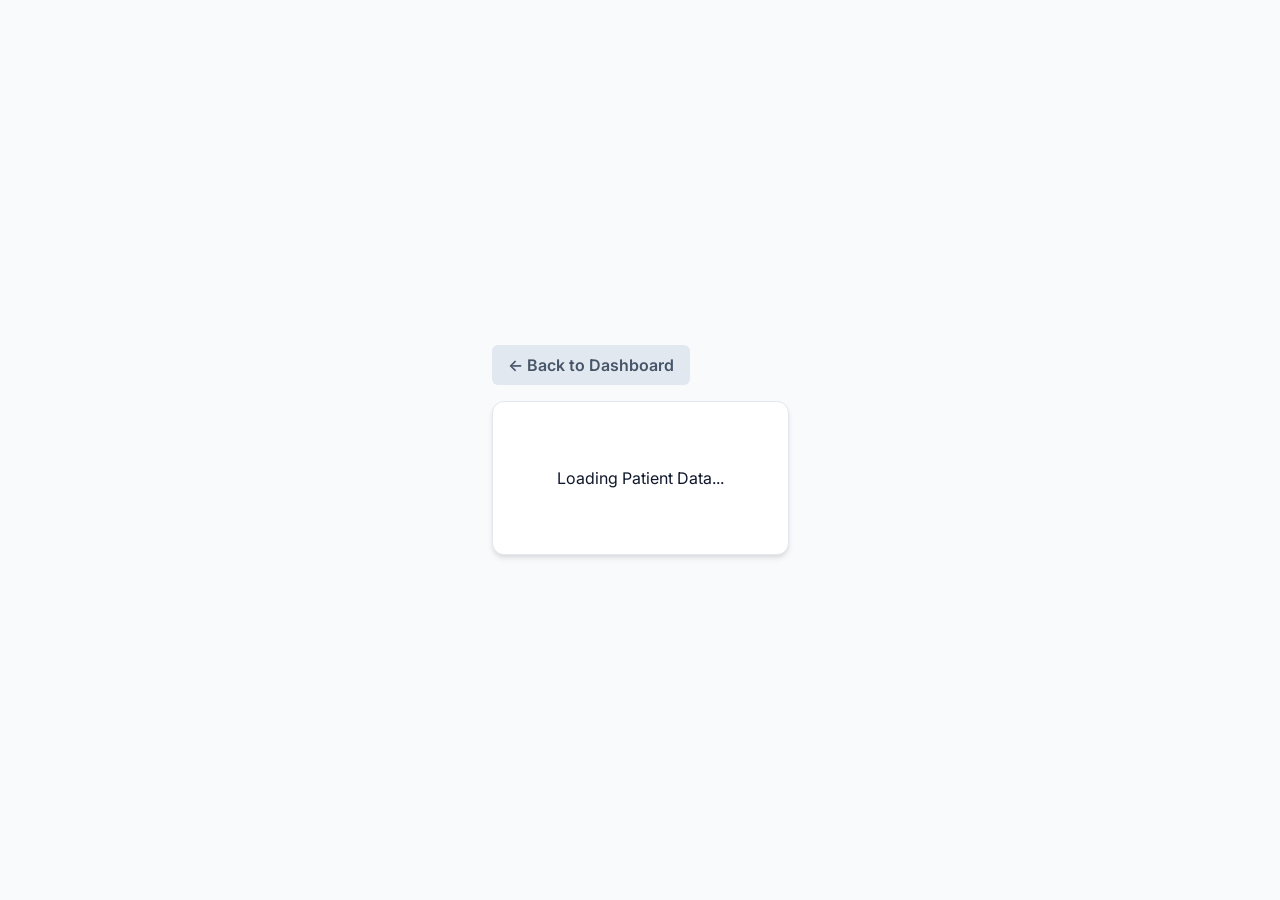
<file: frontend/patient-report.html>
<!DOCTYPE html>
<html lang="en">
<head>
    <meta charset="UTF-8">
    <meta name="viewport" content="width=device-width, initial-scale=1.0">
    <title>Patient Live Report</title>
    <link href="https://fonts.googleapis.com/css2?family=Inter:wght@400;500;600;700&display=swap" rel="stylesheet">
    <link rel="stylesheet" href="css/style.css">
    <style>
        body { background-color: #f8fafc; padding-top: 2rem; }
        .container { max-width: 900px; margin: 0 auto; padding: 0 1rem; }
        .card { background: white; padding: 2rem; border-radius: 12px; box-shadow: var(--shadow-md); border: 1px solid var(--border-soft); margin-bottom: 2rem; }
        .header { display: flex; justify-content: space-between; align-items: flex-start; border-bottom: 2px solid #e2e8f0; padding-bottom: 1rem; margin-bottom: 1.5rem; }
        .title h1 { margin: 0; color: #1e293b; font-size: 1.8rem; font-weight: 800; }
        .title p { margin: 0.25rem 0 0 0; color: #64748b; font-weight: 500; }
        
        .status-badge { padding: 0.5rem 1rem; border-radius: 999px; font-weight: 700; font-size: 0.9rem; text-transform: uppercase; letter-spacing: 0.05em; }
        .Critical { background-color: #fef2f2; color: #dc2626; border: 1px solid #fca5a5; }
        .Stable { background-color: #ecfdf5; color: #059669; border: 1px solid #6ee7b7; }
        .Observation { background-color: #fffbeb; color: #d97706; border: 1px solid #fcd34d; }
        
        .grid { display: grid; grid-template-columns: repeat(3, 1fr); gap: 1.5rem; }
        .vital-box { background: #f8fafc; padding: 1.5rem; border-radius: 8px; border: 1px solid #e2e8f0; text-align: center; }
        .vital-box label { display: block; color: #64748b; font-size: 0.85rem; font-weight: 700; text-transform: uppercase; margin-bottom: 0.5rem; }
        .vital-box span { font-size: 2rem; font-weight: 800; color: #334155; }
        .vital-box small { font-size: 0.9rem; color: #94a3b8; font-weight: 600; margin-left: 4px; }
        
        .btn-back { background-color: #e2e8f0; color: #475569; padding: 0.5rem 1rem; border-radius: 6px; text-decoration: none; font-weight: 600; display: inline-block; margin-bottom: 1rem; }
        .btn-back:hover { background-color: #cbd5e1; }
    </style>
</head>
<body>
    <div class="container">
        <a href="dashboard.html" class="btn-back">← Back to Dashboard</a>
        
        <div class="card" id="reportContent">
            <div style="text-align: center; padding: 2rem;">Loading Patient Data...</div>
        </div>
    </div>

    <script>
        const params = new URLSearchParams(window.location.search);
        const ward = params.get('ward');
        const bed = params.get('bed');
        
        async function fetchPatient() {
            try {
                const res = await fetch(`http://localhost:5000/api/patient/${ward}/${bed}`);
                const data = await res.json();
                const content = document.getElementById('reportContent');
                
                if (data.success && data.patient) {
                    const p = data.patient;
                    const v = p.vitals;
                    content.innerHTML = `
                        <div class="header">
                            <div class="title">
                                <h1>${p.name}</h1>
                                <p>Patient ID: ${p.id} | Location: ${ward} - Bed ${bed}</p>
                            </div>
                            <div class="status-badge ${p.status}">${p.status}</div>
                        </div>
                        <div style="margin-bottom: 1rem; text-align: right; font-size: 0.85rem; color: #64748b; font-weight: 600;">
                            Live Anomaly Probability: ${(p.risk_probability * 100).toFixed(1)}%
                        </div>
                        <div class="grid">
                            <div class="vital-box">
                                <label>Systolic BP</label>
                                <span>${v.bp}</span><small>mmHg</small>
                            </div>
                            <div class="vital-box">
                                <label>Heart Rate</label>
                                <span>${v.heart_rate}</span><small>bpm</small>
                            </div>
                            <div class="vital-box">
                                <label>SpO2</label>
                                <span>${v.spo2}</span><small>%</small>
                            </div>
                            <div class="vital-box">
                                <label>Temperature</label>
                                <span>${v.temperature}</span><small>°C</small>
                            </div>
                            <div class="vital-box">
                                <label>Resp. Rate</label>
                                <span>${v.resp_rate}</span><small>rpm</small>
                            </div>
                            <div class="vital-box">
                                <label>MAP</label>
                                <span>${v.map}</span><small>mmHg</small>
                            </div>
                            <div class="vital-box" style="grid-column: 1 / -1; grid-template-columns: 1fr;">
                                <label>ECG Index / Score</label>
                                <span>${v.ecg}</span><small>/ 100</small>
                            </div>
                        </div>
                    `;
                } else {
                    content.innerHTML = `<div style="text-align: center; color: #ef4444; font-weight: 600; padding: 2rem;">No Patient Assigned or Data Unavailable.</div>`;
                }
            } catch (err) {
                console.error(err);
            }
        }

        // Live refresh every 2 seconds
        fetchPatient();
        setInterval(fetchPatient, 2000);
    </script>
</body>
</html>
</file>
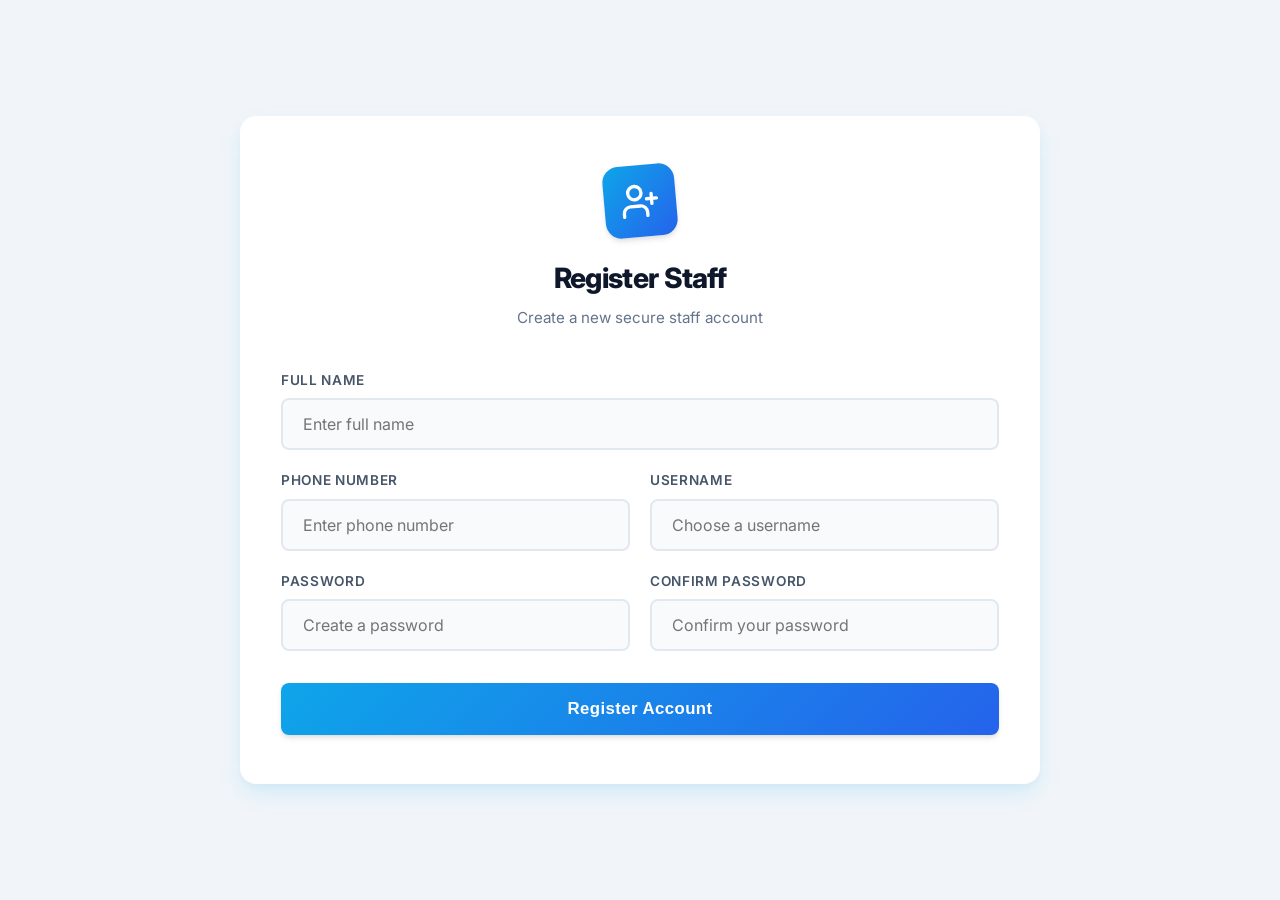
<file: frontend/register.html>
<!DOCTYPE html>
<html lang="en">

<head>
    <meta charset="UTF-8">
    <meta name="viewport" content="width=device-width, initial-scale=1.0">
    <title>Hospital Staff Portal - Registration</title>
    <!-- Include Google Font -->
    <link href="https://fonts.googleapis.com/css2?family=Inter:wght@400;500;600;700&display=swap" rel="stylesheet">
    <link rel="stylesheet" href="css/style.css">
</head>

<body>
    <div class="login-container" style="max-width: 800px;">
        <div class="login-header">
            <div class="hospital-logo">
                <svg width="40" height="40" viewBox="0 0 24 24" fill="none" stroke="currentColor" stroke-width="2"
                    stroke-linecap="round" stroke-linejoin="round">
                    <path d="M16 21v-2a4 4 0 0 0-4-4H6a4 4 0 0 0-4 4v2"></path>
                    <circle cx="9" cy="7" r="4"></circle>
                    <line x1="19" y1="8" x2="19" y2="14"></line>
                    <line x1="22" y1="11" x2="16" y2="11"></line>
                </svg>
            </div>
            <h2>Register Staff</h2>
            <p>Create a new secure staff account</p>
        </div>

        <form id="registerForm" class="login-form">
            <!-- Error message container (hidden by default) -->
            <div id="errorMessage" class="error-message" style="display: none;"></div>

            <!-- Success message container -->
            <div id="successMessage" class="success-message"
                style="display: none; background-color: #d1fae5; color: #047857; padding: 0.75rem; border-radius: 6px; font-size: 0.875rem; text-align: center; border: 1px solid #a7f3d0;">
            </div>

            <div style="display: grid; grid-template-columns: repeat(auto-fit, minmax(300px, 1fr)); gap: 1.25rem;">
                <div class="form-group" style="grid-column: 1 / -1;">
                    <label for="name">Full Name</label>
                    <input type="text" id="name" name="name" placeholder="Enter full name" required>
                </div>


            <div class="form-group">
                <label for="phone">Phone Number</label>
                <input type="tel" id="phone" name="phone" placeholder="Enter phone number" required>
            </div>

            <div class="form-group">
                <label for="username">Username</label>
                <input type="text" id="username" name="username" placeholder="Choose a username" required
                    autocomplete="username">
            </div>

            <div class="form-group">
                <label for="password">Password</label>
                <input type="password" id="password" name="password" placeholder="Create a password" required
                    autocomplete="new-password">
            </div>

                <div class="form-group">
                    <label for="confirmPassword">Confirm Password</label>
                    <input type="password" id="confirmPassword" name="confirmPassword" placeholder="Confirm your password"
                        required autocomplete="new-password">
                </div>
            </div>

            <button type="submit" class="btn-primary" id="registerBtn" style="margin-top: 0.5rem;">Register Account</button>
        </form>

    </div>

    <script>
        const registerForm = document.getElementById('registerForm');
        const errorMessage = document.getElementById('errorMessage');
        const successMessage = document.getElementById('successMessage');
        const registerBtn = document.getElementById('registerBtn');

        registerForm.addEventListener('submit', async (e) => {
            e.preventDefault();

            const name = document.getElementById('name').value.trim();
            const phone = document.getElementById('phone').value.trim();
            const username = document.getElementById('username').value.trim();
            const password = document.getElementById('password').value;
            const confirmPassword = document.getElementById('confirmPassword').value;

            // Basic client-side validation
            if (!name || !phone || !username || !password || !confirmPassword) {
                showError('Please fill in all fields.');
                return;
            }

            if (password !== confirmPassword) {
                showError('Passwords do not match.');
                return;
            }

            // Hide previous messages and show loading state
            errorMessage.style.display = 'none';
            successMessage.style.display = 'none';
            registerBtn.textContent = 'Registering...';
            registerBtn.disabled = true;

            try {
                // Send AJAX request to our API endpoint
                const response = await fetch('http://localhost:5000/api/signup', {
                    method: 'POST',
                    headers: {
                        'Content-Type': 'application/json'
                    },
                    body: JSON.stringify({ name, mobile_number: phone, user_id: username, password })
                });

                const data = await response.json();

                if (response.ok) {
                    successMessage.textContent = 'Account created successfully! Routing to Login...';
                    successMessage.style.display = 'block';

                    setTimeout(() => {
                        window.location.href = 'login.html';
                    }, 800);
                } else {
                    // Registration failed (e.g. username taken)
                    showError(data.error || 'Registration failed. Please try again.');
                    registerBtn.textContent = 'Register Account';
                    registerBtn.disabled = false;
                }
            } catch (error) {
                showError('A network error occurred. Please try again.');
                registerBtn.textContent = 'Register Account';
                registerBtn.disabled = false;
            }
        });

        function showError(message) {
            errorMessage.textContent = message;
            errorMessage.style.display = 'block';
            successMessage.style.display = 'none';
        }
    </script>
</body>

</html>
</file>
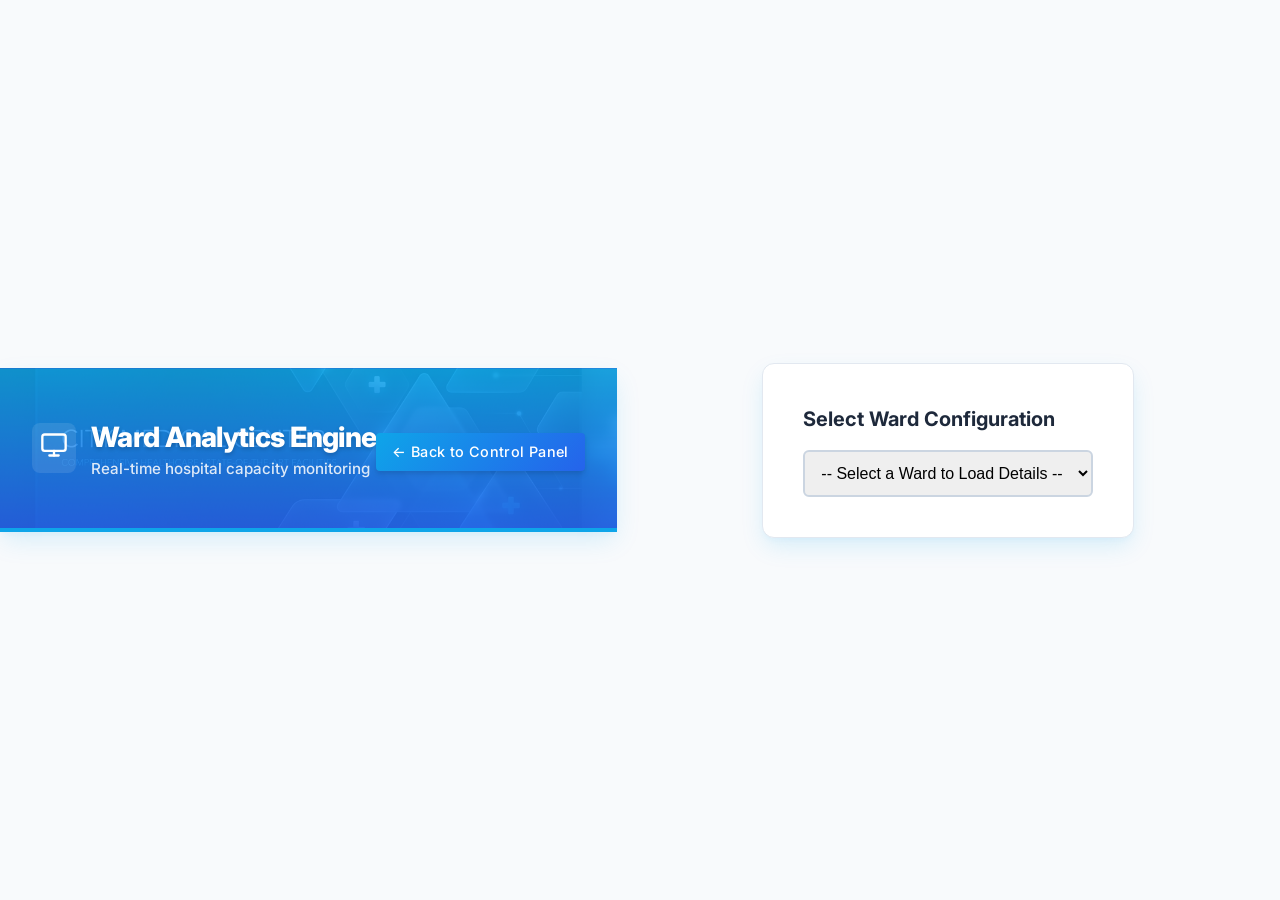
<file: frontend/ward-dashboard.html>
<!DOCTYPE html>
<html lang="en">
<head>
    <meta charset="UTF-8">
    <meta name="viewport" content="width=device-width, initial-scale=1.0">
    <title>Ward Details & Analytics Dashboard</title>
    <link href="https://fonts.googleapis.com/css2?family=Inter:wght@400;500;600;700&display=swap" rel="stylesheet">
    <link rel="stylesheet" href="css/style.css">
    <style>
        body { 
            background-color: #f8fafc; 
        }
        .header-bg {
            background-color: var(--surface-color);
            background-image: linear-gradient(rgba(14, 165, 233, 0.85), rgba(37, 99, 235, 0.9)), url('images/hospital_banner.png');
            background-size: cover;
            background-position: center;
            padding: 3rem 2rem;
            color: white;
            border-bottom: 4px solid var(--primary-color);
            box-shadow: var(--shadow-lg);
            display: flex;
            justify-content: space-between;
            align-items: center;
        }
        .dashboard-container {
            max-width: 1200px;
            margin: 2rem auto;
            padding: 0 2rem;
            display: flex;
            flex-direction: column;
            gap: 2rem;
        }
        .controls-card {
            background-color: var(--surface-color);
            padding: 2.5rem;
            border-radius: 12px;
            box-shadow: var(--shadow-lg);
            border: 1px solid var(--border-soft);
        }
        .stats-grid {
            display: grid;
            grid-template-columns: repeat(3, 1fr);
            gap: 2rem;
        }
        .stat-box {
            padding: 2.5rem 2rem;
            border-radius: 20px;
            background: var(--surface-color);
            box-shadow: var(--shadow-lg);
            border: 1px solid var(--border-soft);
            display: flex;
            flex-direction: column;
            align-items: center;
            text-align: center;
            transition: transform 0.3s ease, box-shadow 0.3s ease;
        }
        .stat-box:hover {
            transform: translateY(-4px);
            box-shadow: 0 20px 25px -5px rgba(0, 0, 0, 0.1), 0 10px 10px -5px rgba(0, 0, 0, 0.04);
        }
        .stat-box.primary { border-top: 6px solid var(--primary-color); }
        .stat-box.danger { border-top: 6px solid var(--error); }
        .stat-box.success { border-top: 6px solid var(--success); }
        
        .stat-label {
            font-size: 0.95rem;
            color: var(--text-muted);
            text-transform: uppercase;
            font-weight: 800;
            letter-spacing: 0.1em;
            margin-bottom: 0.5rem;
        }
        .stat-value {
            font-size: 3.5rem;
            font-weight: 800;
            color: var(--text-main);
            letter-spacing: -0.025em;
            text-shadow: 2px 2px 4px rgba(0,0,0,0.05);
        }
        .table-card {
            background-color: var(--surface-color);
            border-radius: 12px;
            box-shadow: var(--shadow-lg);
            overflow: hidden;
            border: 1px solid var(--border-soft);
        }
        table {
            width: 100%;
            border-collapse: collapse;
        }
        th {
            background-color: #e0f2fe;
            padding: 1.25rem;
            text-align: left;
            font-weight: 700;
            color: #0284c7;
            text-transform: uppercase;
            letter-spacing: 0.05em;
            font-size: 0.85rem;
            border-bottom: 1px solid var(--border-soft);
        }
        td {
            padding: 1.25rem;
            border-bottom: 1px solid var(--border-soft);
            vertical-align: middle;
        }
        tr { transition: background-color 0.2s ease; }
        tr:hover {
            background-color: #f0f9ff;
        }
        .badge-staff {
            display: inline-block;
            background-color: #e0e7ff;
            color: #4338ca;
            padding: 0.25rem 0.75rem;
            border-radius: 999px;
            font-size: 0.85rem;
            font-weight: 600;
            margin: 0.1rem;
        }
        .status-stable { color: #10b981; font-weight: 600; }
        .status-recovering { color: #3b82f6; font-weight: 600; }
        .status-critical { color: #ef4444; font-weight: 600; }
        .status-observation { color: #f59e0b; font-weight: 600; }

        @media (max-width: 900px) {
            .stats-grid {
                grid-template-columns: 1fr;
            }
            .header-bg {
                flex-direction: column;
                gap: 1rem;
                align-items: flex-start;
            }
        }
    </style>
</head>
<body>
    <header class="header-bg">
        <div style="display: flex; align-items: center; gap: 15px;">
            <div style="background-color: rgba(255,255,255,0.1); padding: 8px; border-radius: 8px;">
                <svg width="28" height="28" viewBox="0 0 24 24" fill="none" stroke="currentColor" stroke-width="2" stroke-linecap="round" stroke-linejoin="round">
                    <rect x="2" y="3" width="20" height="14" rx="2" ry="2"></rect><line x1="8" y1="21" x2="16" y2="21"></line><line x1="12" y1="17" x2="12" y2="21"></line>
                </svg>
            </div>
            <div>
                <h1 style="font-size: 1.75rem; font-weight: 800; letter-spacing: -0.025em; text-shadow: 0 2px 4px rgba(0,0,0,0.2);">Ward Analytics Engine</h1>
                <p style="font-size: 0.95rem; opacity: 0.85; font-weight: 500;">Real-time hospital capacity monitoring</p>
            </div>
        </div>
        <div style="display: flex; gap: 10px;">
            <a href="admin-dashboard.html" class="btn-primary" style="text-decoration: none; padding: 0.5rem 1rem; border-radius: 4px; font-weight: 500; font-size: 0.9rem; background-color: #4f46e5;">← Back to Control Panel</a>
        </div>
    </header>

    <div class="dashboard-container">
        
        <!-- Controls -->
        <div class="controls-card">
            <h2 style="margin-bottom: 1rem; font-size: 1.25rem; color: #1e293b;">Select Ward Configuration</h2>
            <select id="wardSelector" style="width: 100%; max-width: 400px; padding: 0.75rem; border: 2px solid #cbd5e1; border-radius: 6px; font-size: 1rem;">
                <option value="" disabled selected>-- Select a Ward to Load Details --</option>
                <option value="Ward A">Ward A Analytics</option>
                <option value="Ward B">Ward B Analytics</option>
            </select>
        </div>

        <div id="analyticsContent" style="display: none;">
            <!-- Box 1: Stats -->
            <div class="stats-grid" style="margin-bottom: 2.5rem;">
                <div class="stat-box primary">
                    <div class="stat-label">Total Beds</div>
                    <div class="stat-value" id="statTotal">10</div>
                </div>
                <div class="stat-box danger">
                    <div class="stat-label">Admitted (Filled)</div>
                    <div class="stat-value" id="statFilled" style="color: var(--error);">0</div>
                </div>
                <div class="stat-box success">
                    <div class="stat-label">Available (Empty)</div>
                    <div class="stat-value" id="statEmpty" style="color: var(--success);">0</div>
                </div>
            </div>

            <!-- Box 2: Bed Details -->
            <div class="table-card">
                <div style="padding: 1.5rem; background-color: #fff; border-bottom: 1px solid #e2e8f0;">
                    <h3 style="font-weight: 700; color: #1e293b;" id="bedDetailsHeader">Bed Details Matrix</h3>
                </div>
                <table>
                    <thead>
                        <tr>
                            <th style="width: 15%; border-top-left-radius: 12px;">Bed Number</th>
                            <th style="width: 40%;">Patient Information</th>
                            <th style="width: 45%; border-top-right-radius: 12px;">Allotted Staff Monitoring</th>
                        </tr>
                    </thead>
                    <tbody id="bedTableBody">
                        <!-- Loaded dynamically -->
                    </tbody>
                </table>
            </div>
        </div>

    </div>

    <script>
        const wardSelector = document.getElementById('wardSelector');
        const analyticsContent = document.getElementById('analyticsContent');
        const bedTableBody = document.getElementById('bedTableBody');

        let refreshInterval = null;

        wardSelector.addEventListener('change', async (e) => {
            const ward = e.target.value;
            analyticsContent.style.display = 'block';
            await loadWardData(ward);
            
            // Set up real-time polling
            if (refreshInterval) clearInterval(refreshInterval);
            refreshInterval = setInterval(() => loadWardData(ward), 3000);
        });

        async function loadWardData(ward) {
            try {
                // Only show "loading" the very first time
                if (bedTableBody.innerHTML === '') {
                    bedTableBody.innerHTML = '<tr><td colspan="3" style="text-align:center;">Loading matrix data...</td></tr>';
                }
                
                const apiBase = window.location.hostname.includes('onrender.com') ? '' : 'https://final-project-jjw5.onrender.com';
                const response = await fetch(`${apiBase}/api/admin/ward/` + encodeURIComponent(ward));
                
                // If unauthorized or not admin, it might redirect to login.html due to interceptors/fetch wrapper,
                // but fetch will just resolve. Let's gracefully handle non-ok.
                if (response.status === 401 || response.status === 403) window.location.href = 'admin-login.html';
                
                const data = await response.json();

                if (data.success) {
                    document.getElementById('statTotal').textContent = data.total_beds;
                    document.getElementById('statFilled').textContent = data.filled_beds;
                    document.getElementById('statEmpty').textContent = data.empty_beds;
                    document.getElementById('bedDetailsHeader').textContent = `${ward} - Comprehensive Details`;

                    bedTableBody.innerHTML = '';

                    data.beds.forEach(bed => {
                        const tr = document.createElement('tr');
                        
                        let patientHtml = '<span style="color:#94a3b8; font-style:italic;">Empty (No Patient)</span>';
                        if (bed.patient) {
                            const pStatus = bed.patient.status.toLowerCase();
                            const v = bed.patient.vitals;
                            patientHtml = `
                                <div style="display: flex; justify-content: space-between; align-items: flex-start;">
                                    <div>
                                        <div style="font-weight: 700; color: #1e293b; font-size: 1.1rem; margin-bottom: 0.25rem;">${bed.patient.name}</div>
                                        <div style="font-size: 0.85rem;">Status: <span class="status-${pStatus}">${bed.patient.status}</span> <span style="color:#64748b; font-size:0.75rem;">(Anomaly Risk: ${(bed.patient.risk_probability*100).toFixed(1)}%)</span></div>
                                    </div>
                                    <div style="font-size: 0.8rem; display: grid; grid-template-columns: 1fr 1fr; gap: x 0.5rem; background-color: #f8fafc; padding: 0.5rem; border-radius: 6px; border: 1px solid #e2e8f0; width: 60%;">
                                        <div><span style="color:#64748b; font-weight:600;">BP:</span> <strong>${v.bp}</strong></div>
                                        <div><span style="color:#64748b; font-weight:600;">HR:</span> <strong>${v.heart_rate}</strong></div>
                                        <div><span style="color:#64748b; font-weight:600;">SpO2:</span> <strong>${v.spo2}%</strong></div>
                                        <div><span style="color:#64748b; font-weight:600;">Temp:</span> <strong>${v.temperature}°</strong></div>
                                        <div><span style="color:#64748b; font-weight:600;">Resp:</span> <strong>${v.resp_rate}</strong></div>
                                        <div><span style="color:#64748b; font-weight:600;">MAP:</span> <strong>${v.map}</strong></div>
                                    </div>
                                </div>
                            `;
                        }

                        let staffHtml = '<span style="color:#94a3b8;">Unassigned</span>';
                        if (bed.staff && bed.staff.length > 0) {
                            staffHtml = bed.staff.map(s => `<span class="badge-staff">${s}</span>`).join(' ');
                        }

                        tr.innerHTML = `
                            <td><strong style="color:var(--primary-color); font-size:1.1rem;">${bed.bed_number}</strong></td>
                            <td>${patientHtml}</td>
                            <td>${staffHtml}</td>
                        `;
                        bedTableBody.appendChild(tr);
                    });

                } else {
                    bedTableBody.innerHTML = `<tr><td colspan="3" style="text-align:center; color:red;">${data.message}</td></tr>`;
                }
            } catch (error) {
                bedTableBody.innerHTML = `<tr><td colspan="3" style="text-align:center; color:red;">Error fetching analytics.</td></tr>`;
            }
        }
    </script>
    <!-- Shared Notification Engine -->
    <script src="js/notifications.js"></script>
</body>
</html>
</file>
<file: frontend/css/style.css>
/* CSS Architecture: Modern Medical Platform */
* {
    margin: 0;
    padding: 0;
    box-sizing: border-box;
}

:root {
    /* Premium Oceanic & Medical Palette */
    --primary-color: #0ea5e9; /* Sky Blue */
    --primary-gradient: linear-gradient(135deg, #0ea5e9, #2563eb);
    --primary-hover: #0284c7;
    
    --bg-color: #f1f5f9; /* Soft Slate Background */
    --surface-color: #ffffff;
    
    --text-main: #0f172a; 
    --text-muted: #64748b;
    
    --error: #ef4444;
    --error-bg: #fef2f2;
    --success: #10b981;
    --success-bg: #ecfdf5;

    --border-soft: #e2e8f0;
    
    /* Premium Shadows */
    --shadow-sm: 0 1px 2px 0 rgba(0, 0, 0, 0.05);
    --shadow-md: 0 4px 6px -1px rgba(0, 0, 0, 0.1), 0 2px 4px -1px rgba(0, 0, 0, 0.06);
    --shadow-lg: 0 10px 25px -3px rgba(14, 165, 233, 0.15), 0 4px 6px -2px rgba(14, 165, 233, 0.05);
}

body {
    font-family: 'Inter', system-ui, -apple-system, sans-serif;
    background-color: var(--bg-color);
    color: var(--text-main);
    display: flex;
    justify-content: center;
    align-items: center;
    min-height: 100vh;
    line-height: 1.5;
}

/* Core Container Floating Effect */
.login-container {
    background-color: var(--surface-color);
    padding: 3rem 2.5rem;
    border-radius: 16px;
    box-shadow: var(--shadow-lg);
    width: 100%;
    max-width: 440px; 
    border: 1px solid rgba(255, 255, 255, 0.6);
}

/* Header & Logos */
.login-header {
    text-align: center;
    margin-bottom: 2.5rem;
}

.hospital-logo {
    display: inline-flex;
    justify-content: center;
    align-items: center;
    width: 72px;
    height: 72px;
    border-radius: 16px;
    background: var(--primary-gradient);
    color: var(--surface-color);
    margin-bottom: 1.25rem;
    box-shadow: var(--shadow-md);
    transform: rotate(-5deg);
    transition: transform 0.3s ease;
}
.login-container:hover .hospital-logo {
    transform: rotate(0deg);
}

.login-header h2 {
    font-size: 1.75rem;
    font-weight: 800;
    letter-spacing: -0.025em;
    color: var(--text-main);
    margin-bottom: 0.5rem;
}

.login-header p {
    color: var(--text-muted);
    font-size: 0.95rem;
}

/* Forms & Inputs */
.login-form {
    display: flex;
    flex-direction: column;
    gap: 1.5rem;
}

.form-group {
    display: flex;
    flex-direction: column;
    gap: 0.5rem;
    text-align: left;
}

.form-group label {
    font-size: 0.85rem;
    font-weight: 600;
    color: #475569;
    text-transform: uppercase;
    letter-spacing: 0.05em;
}

.form-group input, .form-group select {
    padding: 0.875rem 1.25rem;
    border: 2px solid var(--border-soft);
    border-radius: 8px;
    font-size: 1rem;
    font-family: inherit;
    background-color: #f8fafc;
    color: var(--text-main);
    transition: all 0.3s ease;
}

.form-group input:focus, .form-group select:focus {
    outline: none;
    border-color: var(--primary-color);
    background-color: var(--surface-color);
    box-shadow: 0 0 0 4px rgba(14, 165, 233, 0.15);
}

/* Alerts */
.error-message {
    background-color: var(--error-bg);
    color: var(--error);
    padding: 1rem;
    border-radius: 8px;
    font-size: 0.9rem;
    text-align: center;
    border: 1px solid #fecaca;
    font-weight: 500;
    box-shadow: var(--shadow-sm);
}

.success-message {
    background-color: var(--success-bg);
    color: var(--success);
    padding: 1rem;
    border-radius: 8px;
    font-size: 0.9rem;
    text-align: center;
    border: 1px solid #a7f3d0;
    font-weight: 500;
    box-shadow: var(--shadow-sm);
}

/* Buttons */
.btn-primary {
    background: var(--primary-gradient);
    color: var(--surface-color);
    border: none;
    padding: 1rem;
    border-radius: 8px;
    font-size: 1.05rem;
    font-weight: 600;
    letter-spacing: 0.025em;
    cursor: pointer;
    transition: all 0.3s ease;
    box-shadow: var(--shadow-md);
    margin-top: 0.5rem;
}

.btn-primary:hover {
    transform: translateY(-2px);
    box-shadow: var(--shadow-lg);
}

.btn-primary:active {
    transform: translateY(0);
}

.btn-primary:disabled {
    background: #cbd5e1;
    cursor: not-allowed;
    transform: none;
    box-shadow: none;
}

/* Footer Section */
.login-footer {
    text-align: center;
    margin-top: 2rem;
    padding-top: 1.5rem;
    border-top: 1px solid var(--border-soft);
}

.login-footer p {
    font-size: 0.9rem;
    color: var(--text-muted);
}

.login-footer a {
    color: var(--primary-color);
    text-decoration: none;
    font-weight: 700;
    transition: color 0.2s;
}

.login-footer a:hover {
    color: var(--primary-hover);
    text-decoration: underline;
}

@media (max-width: 480px) {
    .login-container {
        margin: 1rem;
        padding: 2rem 1.5rem;
    }
}
</file>
